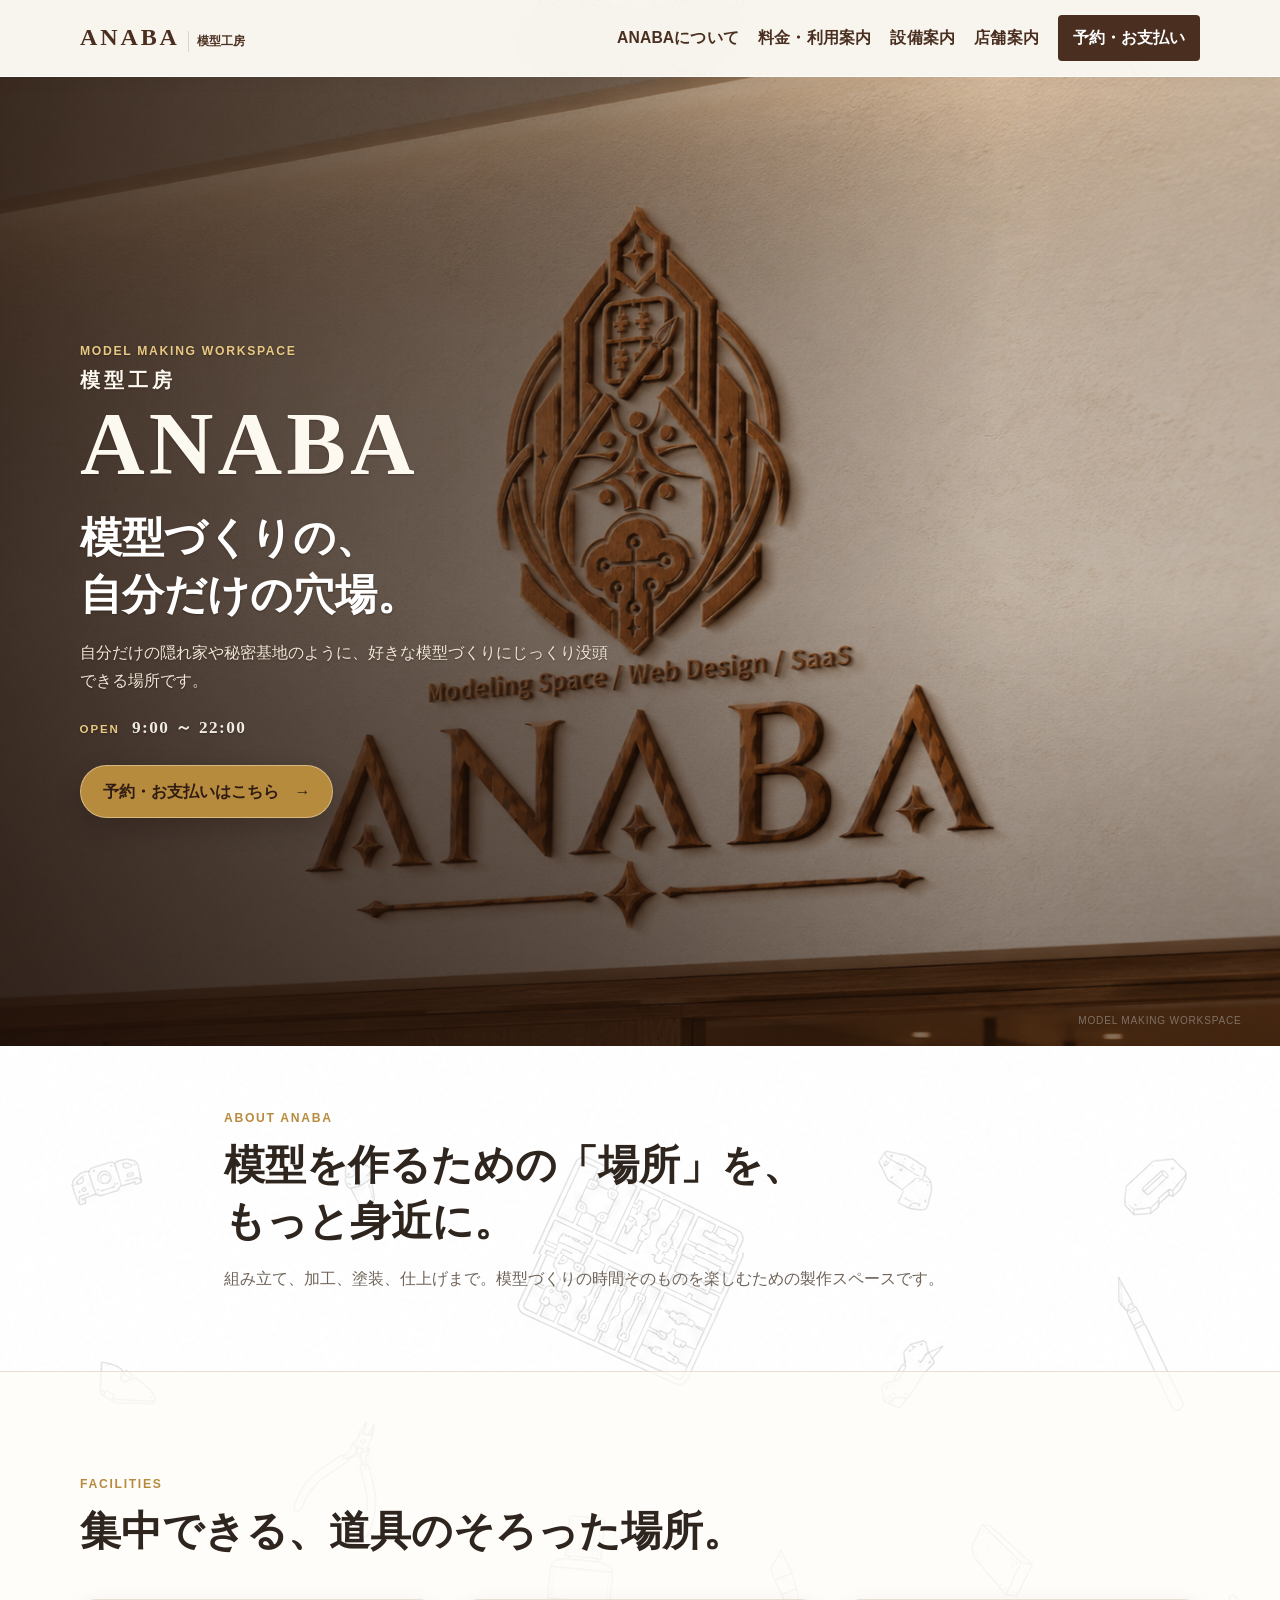
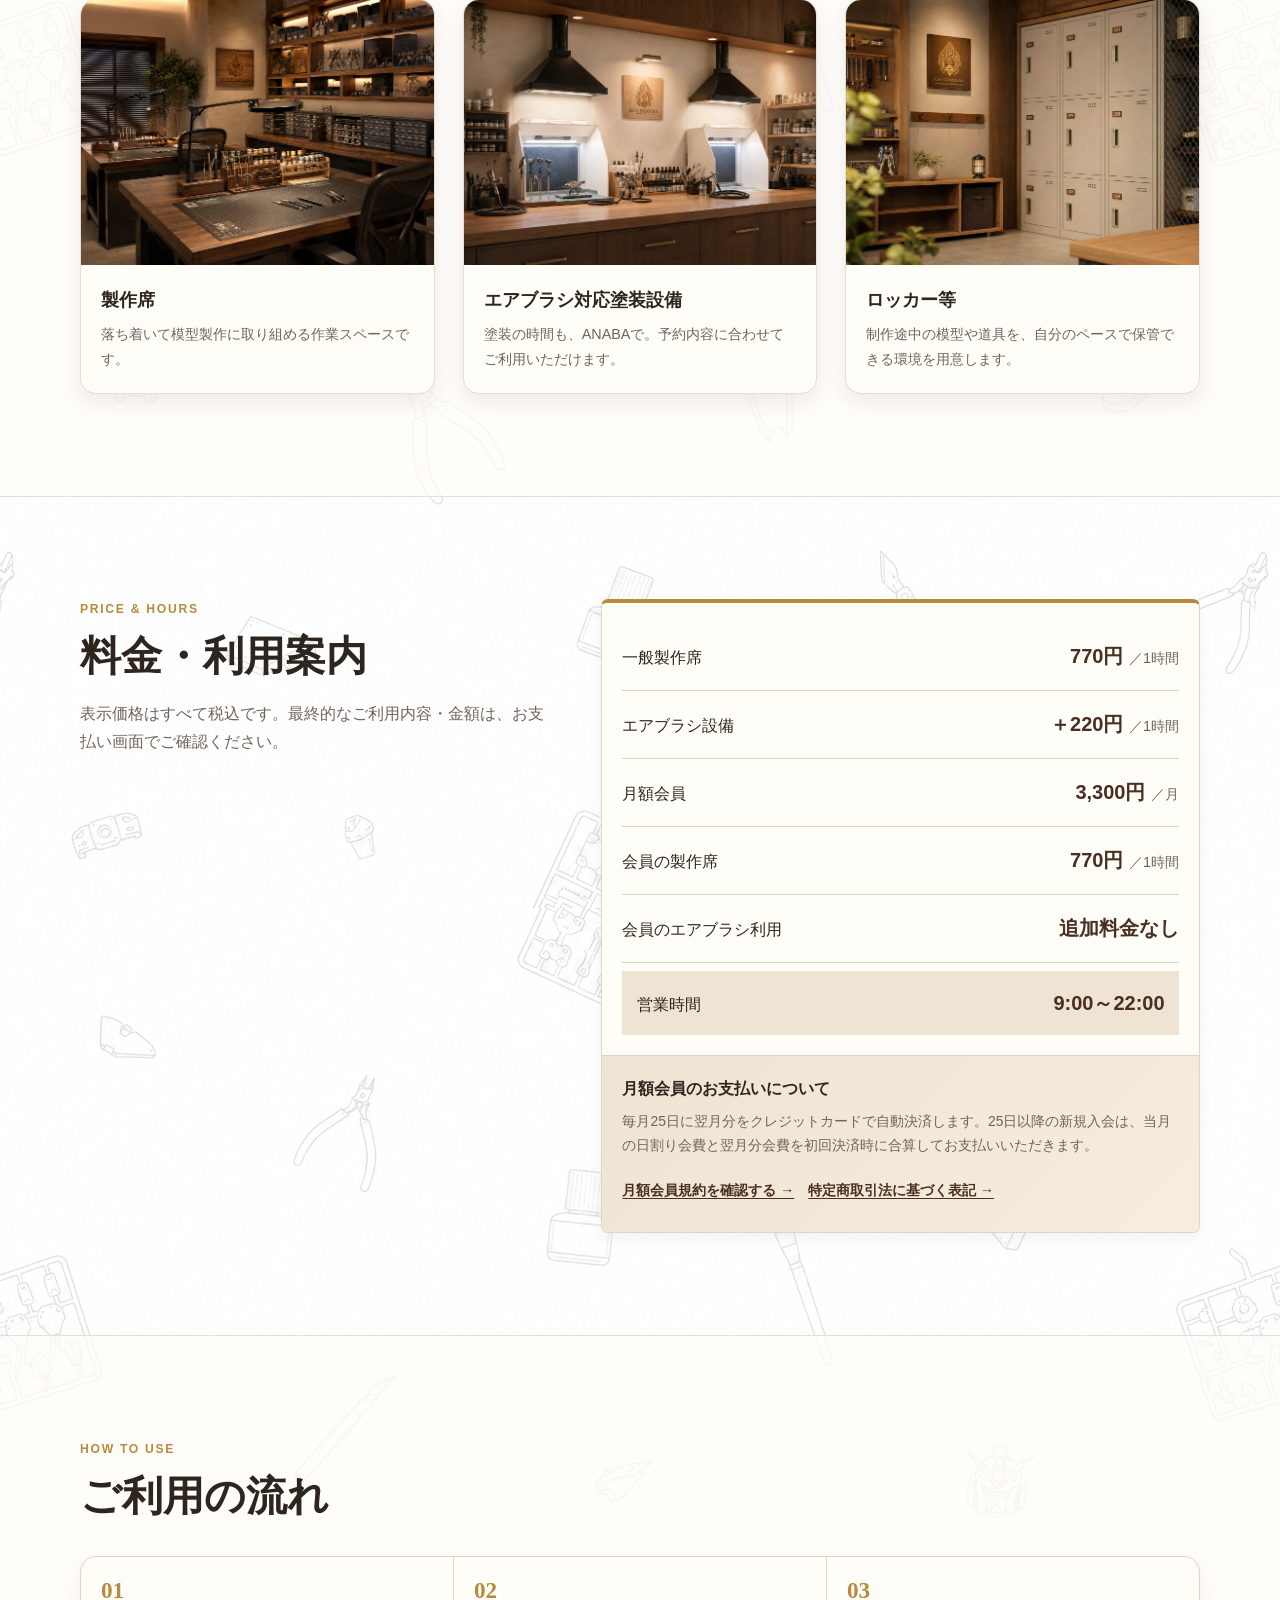
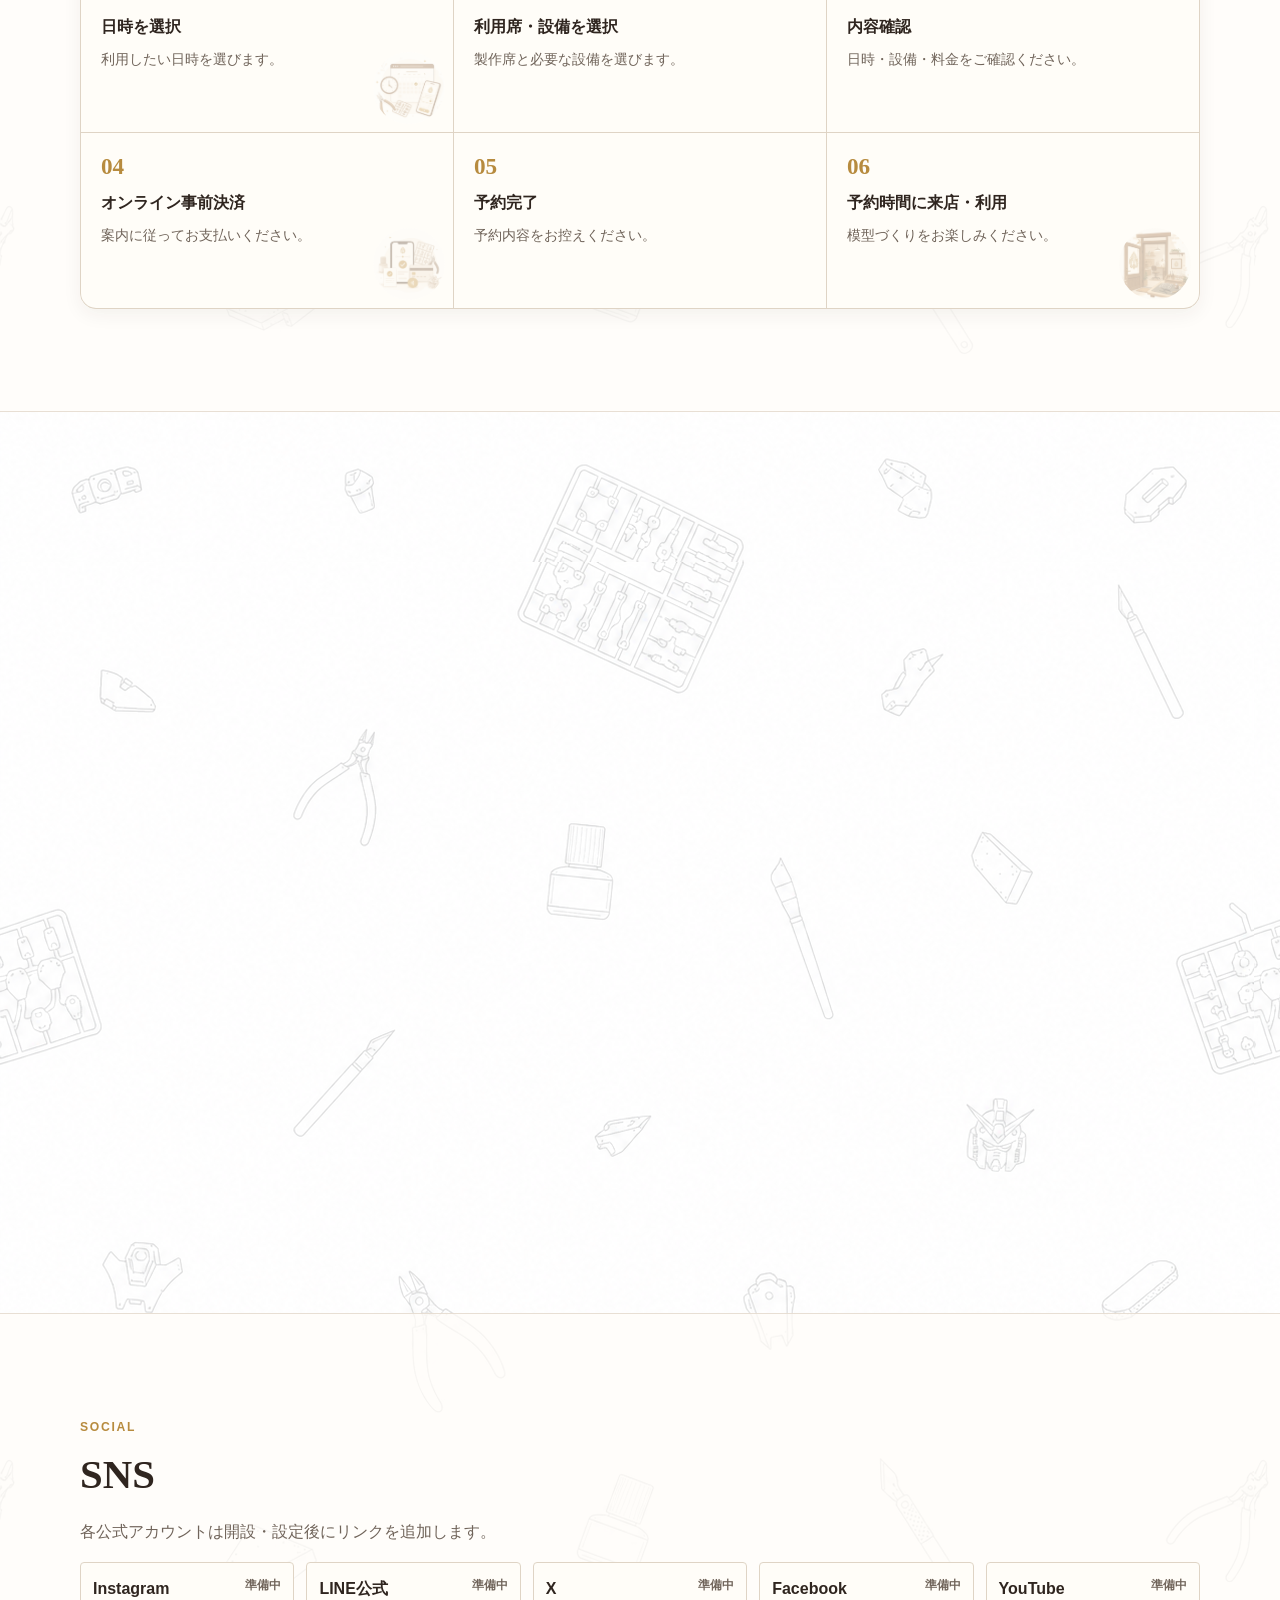
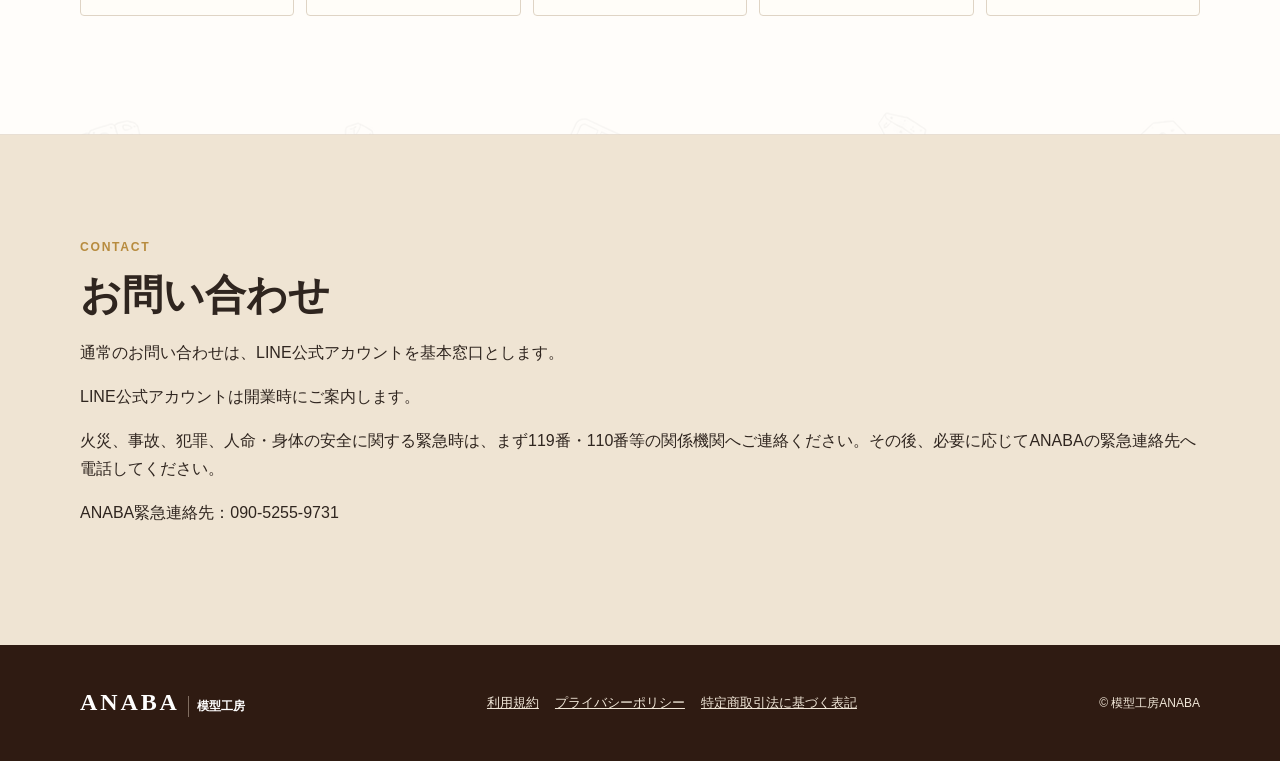
<file: index.html>
<!doctype html>
<html lang="ja">
<head>
  <meta charset="utf-8">
  <meta name="viewport" content="width=device-width, initial-scale=1">
  <meta name="description" content="模型工房ANABAは、模型づくりに集中できる製作席とエアブラシ対応塗装設備を備えた模型製作スペースです。">
  <title>模型工房ANABA | 模型づくりの、自分だけの穴場。</title>
  <link rel="stylesheet" href="assets/css/site.css">
  <link rel="stylesheet" href="assets/css/ui-tuning.css">
</head>
<body>
  <a class="skip-link" href="#main">本文へ移動</a>
  <header class="site-header" data-header>
    <div class="container header-inner">
      <a class="brand" href="index.html" aria-label="模型工房ANABA ホーム"><span>ANABA</span><small>模型工房</small></a>
      <button class="menu-button" type="button" aria-expanded="false" aria-controls="site-nav" data-menu-button><span></span><span></span><span></span><b>メニュー</b></button>
      <nav id="site-nav" class="site-nav" aria-label="メインナビゲーション" data-menu>
        <a href="#about">ANABAについて</a><a href="#price">料金・利用案内</a><a href="#facilities">設備案内</a><a href="#access">店舗案内</a>
        <a class="nav-cta" href="#reservation">予約・お支払い</a>
      </nav>
    </div>
  </header>
  <main id="main">
    <section class="hero" aria-labelledby="hero-title">
      <figure class="hero-image"><img src="assets/images/hero-logo-wall.png" alt="木の壁に模型工房ANABAのロゴを掲げた店内"><figcaption>MODEL MAKING WORKSPACE</figcaption></figure>
      <div class="hero-shade" aria-hidden="true"></div>
      <div class="container hero-grid">
        <div class="hero-copy"><p class="eyebrow">MODEL MAKING WORKSPACE</p><h1 id="hero-title"><span>模型工房</span>ANABA</h1><p class="tagline">模型づくりの、<br>自分だけの穴場。</p><p class="hero-lead">自分だけの隠れ家や秘密基地のように、好きな模型づくりにじっくり没頭できる場所です。</p><p class="hero-hours"><span>OPEN</span><strong>9:00 ～ 22:00</strong></p><a class="button button-gold" href="#reservation">予約・お支払いはこちら <span aria-hidden="true">→</span></a></div>
      </div>
    </section>
    <section id="about" class="section intro-section" data-reveal>
      <div class="container section-heading"><p class="eyebrow">ABOUT ANABA</p><h2>模型を作るための「場所」を、<br>もっと身近に。</h2><p>組み立て、加工、塗装、仕上げまで。模型づくりの時間そのものを楽しむための製作スペースです。</p></div>
    </section>
    <section id="facilities" class="section section-surface" data-reveal>
      <div class="container"><div class="section-heading"><p class="eyebrow">FACILITIES</p><h2>集中できる、道具のそろった場所。</h2></div>
        <div class="feature-grid">
          <article class="feature-card"><img src="assets/images/feature-workspace.png" alt="模型製作スペースのイメージ"><div><h3>製作席</h3><p>落ち着いて模型製作に取り組める作業スペースです。</p></div></article>
          <article class="feature-card"><img src="assets/images/feature-paint-booth.png" alt="エアブラシ対応塗装設備のイメージ"><div><h3>エアブラシ対応塗装設備</h3><p>塗装の時間も、ANABAで。予約内容に合わせてご利用いただけます。</p></div></article>
          <article class="feature-card"><img src="assets/images/feature-locker.png" alt="ロッカーのイメージ"><div><h3>ロッカー等</h3><p>制作途中の模型や道具を、自分のペースで保管できる環境を用意します。</p></div></article>
        </div>
      </div>
    </section>
    <section id="price" class="section" data-reveal>
      <div class="container price-layout"><div class="section-heading"><p class="eyebrow">PRICE &amp; HOURS</p><h2>料金・利用案内</h2><p>表示価格はすべて税込です。最終的なご利用内容・金額は、お支払い画面でご確認ください。</p></div>
        <div class="price-content"><div class="price-panel"><div class="price-row"><span>一般製作席</span><strong>770円 <small>／1時間</small></strong></div><div class="price-row"><span>エアブラシ設備</span><strong>＋220円 <small>／1時間</small></strong></div><div class="price-row"><span>月額会員</span><strong>3,300円 <small>／月</small></strong></div><div class="price-row"><span>会員の製作席</span><strong>770円 <small>／1時間</small></strong></div><div class="price-row"><span>会員のエアブラシ利用</span><strong>追加料金なし</strong></div><div class="price-row hours"><span>営業時間</span><strong>9:00～22:00</strong></div></div>
          <div class="notice membership-notice"><h3>月額会員のお支払いについて</h3><p>毎月25日に翌月分をクレジットカードで自動決済します。25日以降の新規入会は、当月の日割り会費と翌月分会費を初回決済時に合算してお支払いいただきます。</p><p><a href="terms.html">月額会員規約を確認する →</a>　<a href="commerce.html">特定商取引法に基づく表記 →</a></p></div></div>
      </div>
    </section>
    <section class="section section-surface" data-reveal><div class="container"><div class="section-heading"><p class="eyebrow">HOW TO USE</p><h2>ご利用の流れ</h2></div>
      <ol class="flow-list"><li><img src="assets/images/flow-reservation.png" alt=""><div><b>01</b><h3>日時を選択</h3><p>利用したい日時を選びます。</p></div></li><li><div><b>02</b><h3>利用席・設備を選択</h3><p>製作席と必要な設備を選びます。</p></div></li><li><div><b>03</b><h3>内容確認</h3><p>日時・設備・料金をご確認ください。</p></div></li><li><img src="assets/images/flow-payment.png" alt=""><div><b>04</b><h3>オンライン事前決済</h3><p>案内に従ってお支払いください。</p></div></li><li><div><b>05</b><h3>予約完了</h3><p>予約内容をお控えください。</p></div></li><li><img src="assets/images/flow-use.png" alt=""><div><b>06</b><h3>予約時間に来店・利用</h3><p>模型づくりをお楽しみください。</p></div></li></ol>
    </div></section>
    <section id="reservation" class="reservation" data-reveal><div class="container reservation-inner"><div><p class="eyebrow">RESERVATION &amp; PAYMENT</p><h2>予約・お支払い</h2><p>オンラインで日時・席・設備を選択し、事前決済でご予約いただけます。</p></div><div><a class="button button-disabled" href="#reservation" aria-disabled="true" data-payment-link>予約・お支払いはこちら <span>準備中</span></a><p class="reservation-note">Stripe Payment Linkは設定後に有効化します。</p></div></div></section>
    <section id="access" class="section" data-reveal><div class="container access-grid"><div class="section-heading"><p class="eyebrow">SHOP INFORMATION</p><h2>店舗案内</h2><dl class="details"><dt>店舗名</dt><dd>模型工房ANABA（アナバ）</dd><dt>所在地</dt><dd>新潟市中央区天神尾1-20-6<br>芳眞ビル天神尾203号室</dd><dt>営業時間</dt><dd>9:00～22:00</dd></dl><div class="notice"><h3>駐車場について</h3><p>荷物の搬入・搬出時に限り、建物隣接スペースを短時間ご利用いただけます。施設利用中の長時間駐車はできません。お車でお越しの際は、近隣のコインパーキングをご利用ください。</p></div></div><div class="map-wrap"><iframe title="模型工房ANABAの所在地地図" src="https://www.google.com/maps?q=%E6%96%B0%E6%BD%9F%E5%B8%82%E4%B8%AD%E5%A4%AE%E5%8C%BA%E5%A4%A9%E7%A5%9E%E5%B0%BE1-20-6%20%E8%8A%B3%E7%9C%9E%E3%83%93%E3%83%AB%E5%A4%A9%E7%A5%9E%E5%B0%BE203%E5%8F%B7%E5%AE%A4&amp;output=embed" loading="lazy"></iframe><a href="https://www.google.com/maps/search/?api=1&amp;query=%E6%96%B0%E6%BD%9F%E5%B8%82%E4%B8%AD%E5%A4%AE%E5%8C%BA%E5%A4%A9%E7%A5%9E%E5%B0%BE1-20-6%20%E8%8A%B3%E7%9C%9E%E3%83%93%E3%83%AB%E5%A4%A9%E7%A5%9E%E5%B0%BE203%E5%8F%B7%E5%AE%A4" target="_blank" rel="noopener">Googleマップで見る →</a></div></div></section>
    <section class="section section-surface" data-reveal><div class="container"><div class="section-heading"><p class="eyebrow">SOCIAL</p><h2>SNS</h2><p>各公式アカウントは開設・設定後にリンクを追加します。</p></div><ul class="social-list"><li><span>Instagram</span><em>準備中</em></li><li><span>LINE公式</span><em>準備中</em></li><li><span>X</span><em>準備中</em></li><li><span>Facebook</span><em>準備中</em></li><li><span>YouTube</span><em>準備中</em></li></ul></div></section>
    <section id="contact" class="section contact" data-reveal><div class="container"><p class="eyebrow">CONTACT</p><h2>お問い合わせ</h2><p>通常のお問い合わせは、LINE公式アカウントを基本窓口とします。</p><p>LINE公式アカウントは開業時にご案内します。</p><p>火災、事故、犯罪、人命・身体の安全に関する緊急時は、まず119番・110番等の関係機関へご連絡ください。その後、必要に応じてANABAの緊急連絡先へ電話してください。</p><p>ANABA緊急連絡先：090-5255-9731</p></div></section>
  </main>
  <footer class="site-footer"><div class="container footer-inner"><a class="brand brand-footer" href="index.html"><span>ANABA</span><small>模型工房</small></a><nav aria-label="フッター"><a href="terms.html">利用規約</a><a href="privacy.html">プライバシーポリシー</a><a href="commerce.html">特定商取引法に基づく表記</a></nav><small>© 模型工房ANABA</small></div></footer>
  <script src="assets/js/site.js"></script>
</body>
</html>
</file>
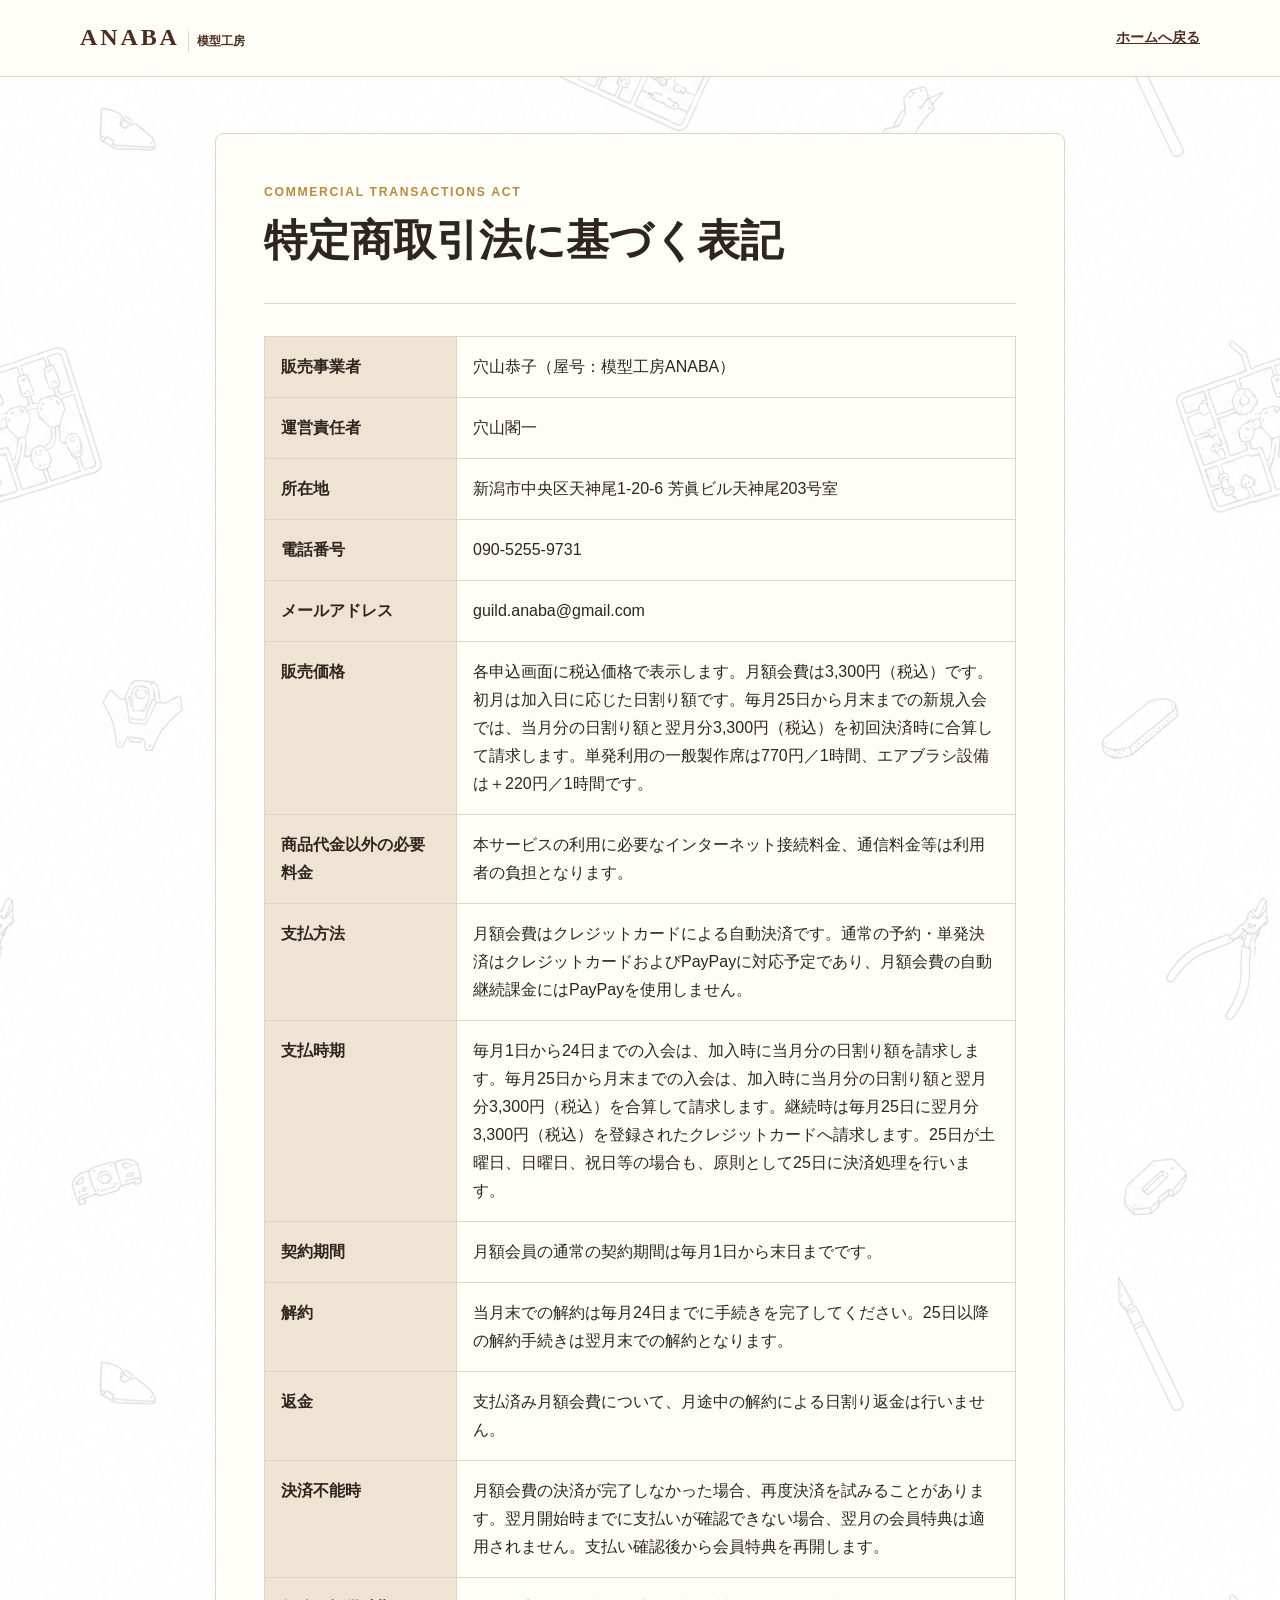
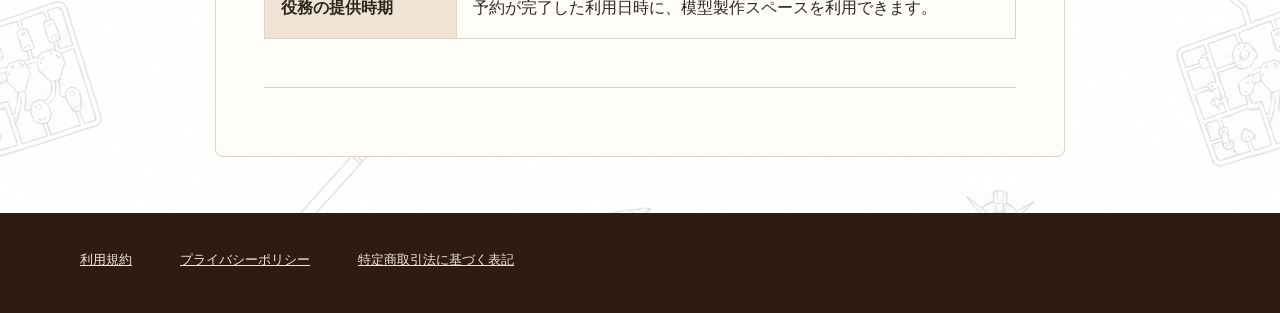
<file: commerce.html>
<!doctype html><html lang="ja"><head><meta charset="utf-8"><meta name="viewport" content="width=device-width,initial-scale=1"><title>特定商取引法に基づく表記 | 模型工房ANABA</title><link rel="stylesheet" href="assets/css/site.css"><link rel="stylesheet" href="assets/css/legal.css"></head><body><header class="site-header"><div class="container header-inner"><a class="brand" href="index.html"><span>ANABA</span><small>模型工房</small></a><a class="back-link" href="index.html">ホームへ戻る</a></div></header>
<main class="legal-main"><article class="legal container"><header class="legal-header"><p class="eyebrow">COMMERCIAL TRANSACTIONS ACT</p>
<h1>特定商取引法に基づく表記</h1>
</header><dl class="commerce-table"><dt>販売事業者</dt><dd>穴山恭子（屋号：模型工房ANABA）</dd>
<dt>運営責任者</dt><dd>穴山閣一</dd>
<dt>所在地</dt><dd>新潟市中央区天神尾1-20-6 芳眞ビル天神尾203号室</dd>
<dt>電話番号</dt><dd>090-5255-9731</dd>
<dt>メールアドレス</dt><dd>guild.anaba@gmail.com</dd>
<dt>販売価格</dt>
<dd>各申込画面に税込価格で表示します。月額会費は3,300円（税込）です。初月は加入日に応じた日割り額です。毎月25日から月末までの新規入会では、当月分の日割り額と翌月分3,300円（税込）を初回決済時に合算して請求します。単発利用の一般製作席は770円／1時間、エアブラシ設備は＋220円／1時間です。</dd>
<dt>商品代金以外の必要料金</dt><dd>本サービスの利用に必要なインターネット接続料金、通信料金等は利用者の負担となります。</dd>
<dt>支払方法</dt>
<dd>月額会費はクレジットカードによる自動決済です。通常の予約・単発決済はクレジットカードおよびPayPayに対応予定であり、月額会費の自動継続課金にはPayPayを使用しません。</dd>
<dt>支払時期</dt>
<dd>毎月1日から24日までの入会は、加入時に当月分の日割り額を請求します。毎月25日から月末までの入会は、加入時に当月分の日割り額と翌月分3,300円（税込）を合算して請求します。継続時は毎月25日に翌月分3,300円（税込）を登録されたクレジットカードへ請求します。25日が土曜日、日曜日、祝日等の場合も、原則として25日に決済処理を行います。</dd>
<dt>契約期間</dt>
<dd>月額会員の通常の契約期間は毎月1日から末日までです。</dd>
<dt>解約</dt>
<dd>当月末での解約は毎月24日までに手続きを完了してください。25日以降の解約手続きは翌月末での解約となります。</dd>
<dt>返金</dt>
<dd>支払済み月額会費について、月途中の解約による日割り返金は行いません。</dd>
<dt>決済不能時</dt>
<dd>月額会費の決済が完了しなかった場合、再度決済を試みることがあります。翌月開始時までに支払いが確認できない場合、翌月の会員特典は適用されません。支払い確認後から会員特典を再開します。</dd>
<dt>役務の提供時期</dt>
<dd>予約が完了した利用日時に、模型製作スペースを利用できます。</dd></dl><footer class="legal-footer">
</footer></article></main><footer class="site-footer"><div class="container"><nav><a href="terms.html">利用規約</a>　<a href="privacy.html">プライバシーポリシー</a>　<a href="commerce.html">特定商取引法に基づく表記</a></nav></div></footer>
</body></html>
</file>
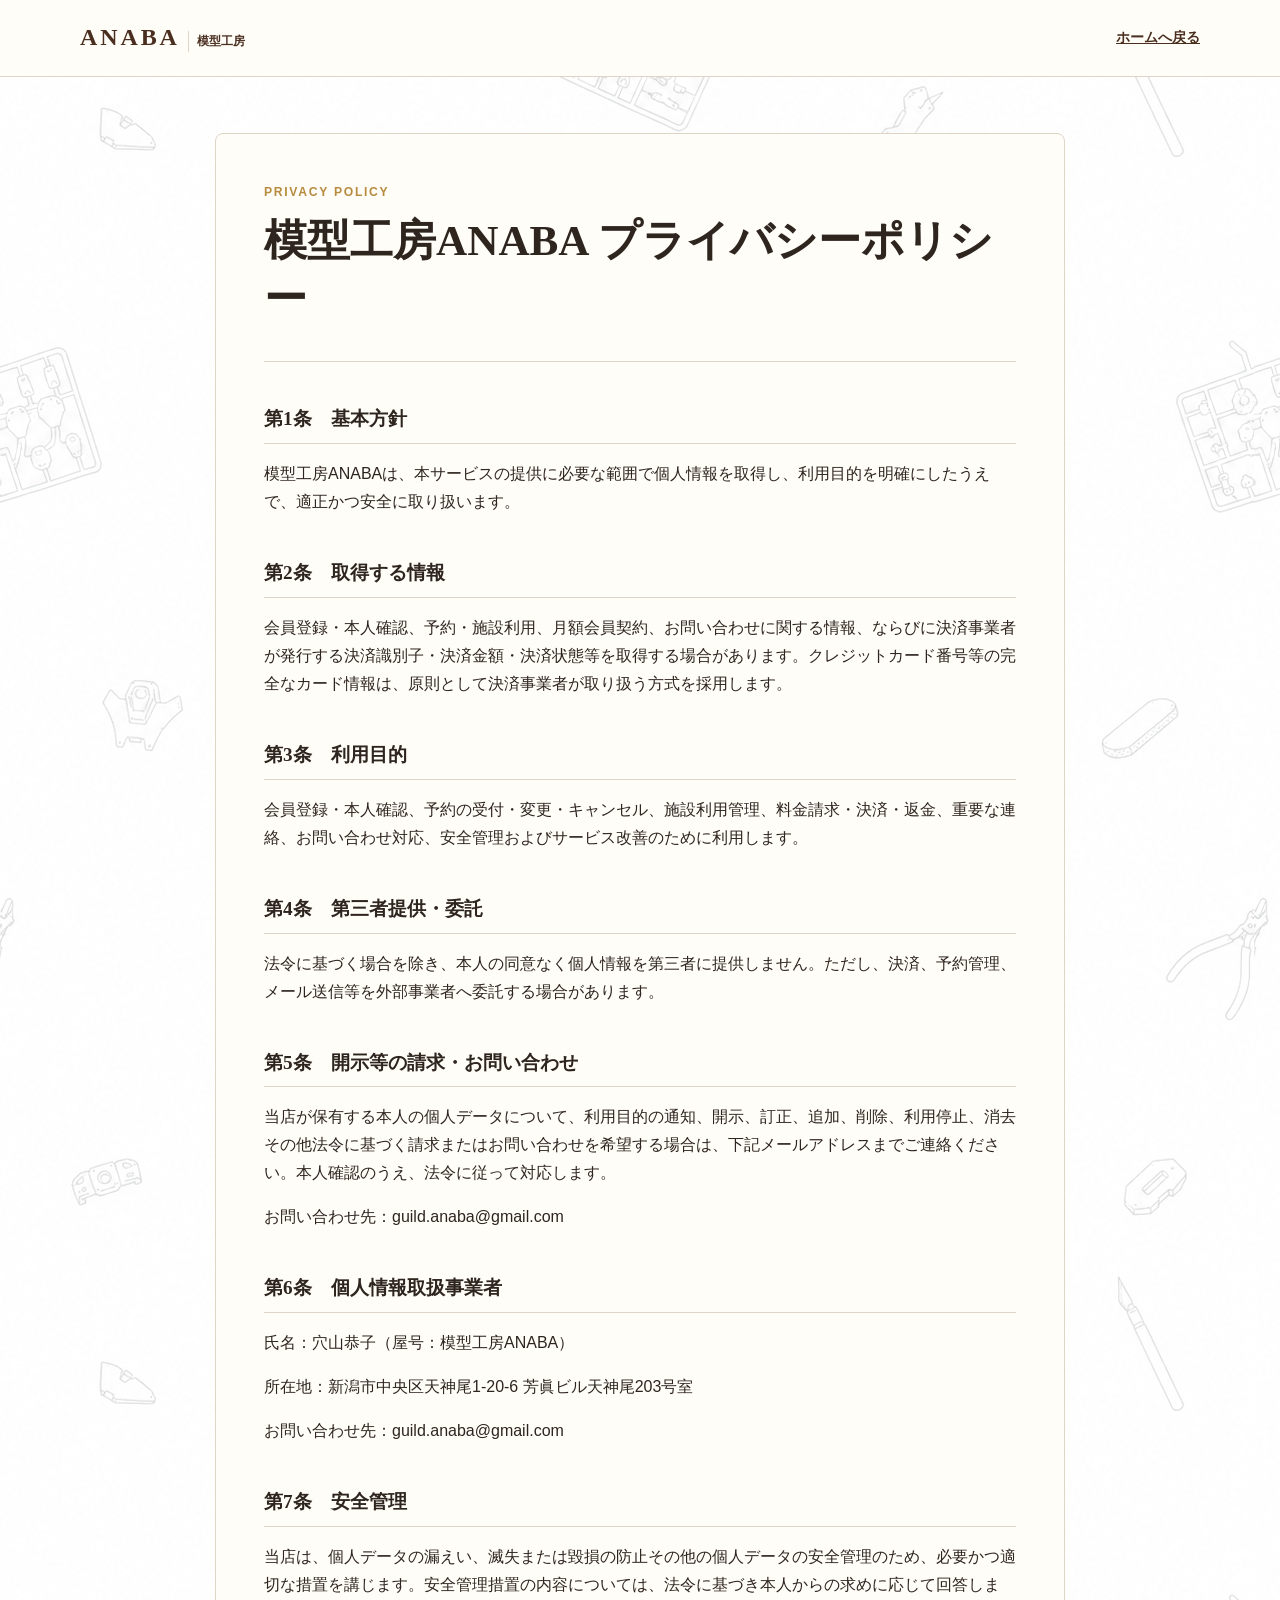
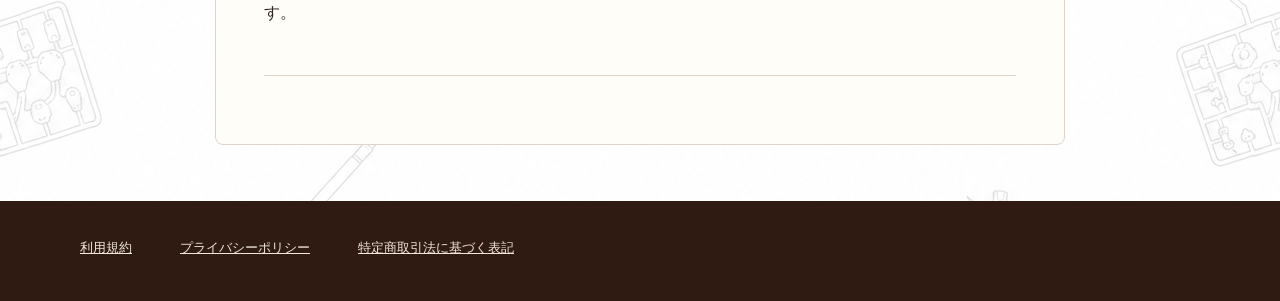
<file: privacy.html>
<!doctype html><html lang="ja"><head><meta charset="utf-8"><meta name="viewport" content="width=device-width,initial-scale=1"><title>プライバシーポリシー | 模型工房ANABA</title><link rel="stylesheet" href="assets/css/site.css"><link rel="stylesheet" href="assets/css/legal.css"></head><body><header class="site-header"><div class="container header-inner"><a class="brand" href="index.html"><span>ANABA</span><small>模型工房</small></a><a class="back-link" href="index.html">ホームへ戻る</a></div></header><main class="legal-main"><article class="legal container"><header class="legal-header"><p class="eyebrow">PRIVACY POLICY</p><h1>模型工房ANABA プライバシーポリシー</h1></header><section><h2>第1条　基本方針</h2><p>模型工房ANABAは、本サービスの提供に必要な範囲で個人情報を取得し、利用目的を明確にしたうえで、適正かつ安全に取り扱います。</p></section><section><h2>第2条　取得する情報</h2><p>会員登録・本人確認、予約・施設利用、月額会員契約、お問い合わせに関する情報、ならびに決済事業者が発行する決済識別子・決済金額・決済状態等を取得する場合があります。クレジットカード番号等の完全なカード情報は、原則として決済事業者が取り扱う方式を採用します。</p></section><section><h2>第3条　利用目的</h2><p>会員登録・本人確認、予約の受付・変更・キャンセル、施設利用管理、料金請求・決済・返金、重要な連絡、お問い合わせ対応、安全管理およびサービス改善のために利用します。</p></section><section><h2>第4条　第三者提供・委託</h2><p>法令に基づく場合を除き、本人の同意なく個人情報を第三者に提供しません。ただし、決済、予約管理、メール送信等を外部事業者へ委託する場合があります。</p></section><section><h2>第5条　開示等の請求・お問い合わせ</h2>
<p>当店が保有する本人の個人データについて、利用目的の通知、開示、訂正、追加、削除、利用停止、消去その他法令に基づく請求またはお問い合わせを希望する場合は、下記メールアドレスまでご連絡ください。本人確認のうえ、法令に従って対応します。</p>
<p>お問い合わせ先：guild.anaba@gmail.com</p>
</section>
<section><h2>第6条　個人情報取扱事業者</h2>
<p>氏名：穴山恭子（屋号：模型工房ANABA）</p>
<p>所在地：新潟市中央区天神尾1-20-6 芳眞ビル天神尾203号室</p>
<p>お問い合わせ先：guild.anaba@gmail.com</p>
</section>
<section><h2>第7条　安全管理</h2>
<p>当店は、個人データの漏えい、滅失または毀損の防止その他の個人データの安全管理のため、必要かつ適切な措置を講じます。安全管理措置の内容については、法令に基づき本人からの求めに応じて回答します。</p>
</section><footer class="legal-footer"></footer></article></main><footer class="site-footer"><div class="container"><nav><a href="terms.html">利用規約</a>　<a href="privacy.html">プライバシーポリシー</a>　<a href="commerce.html">特定商取引法に基づく表記</a></nav></div></footer></body></html>
</file>
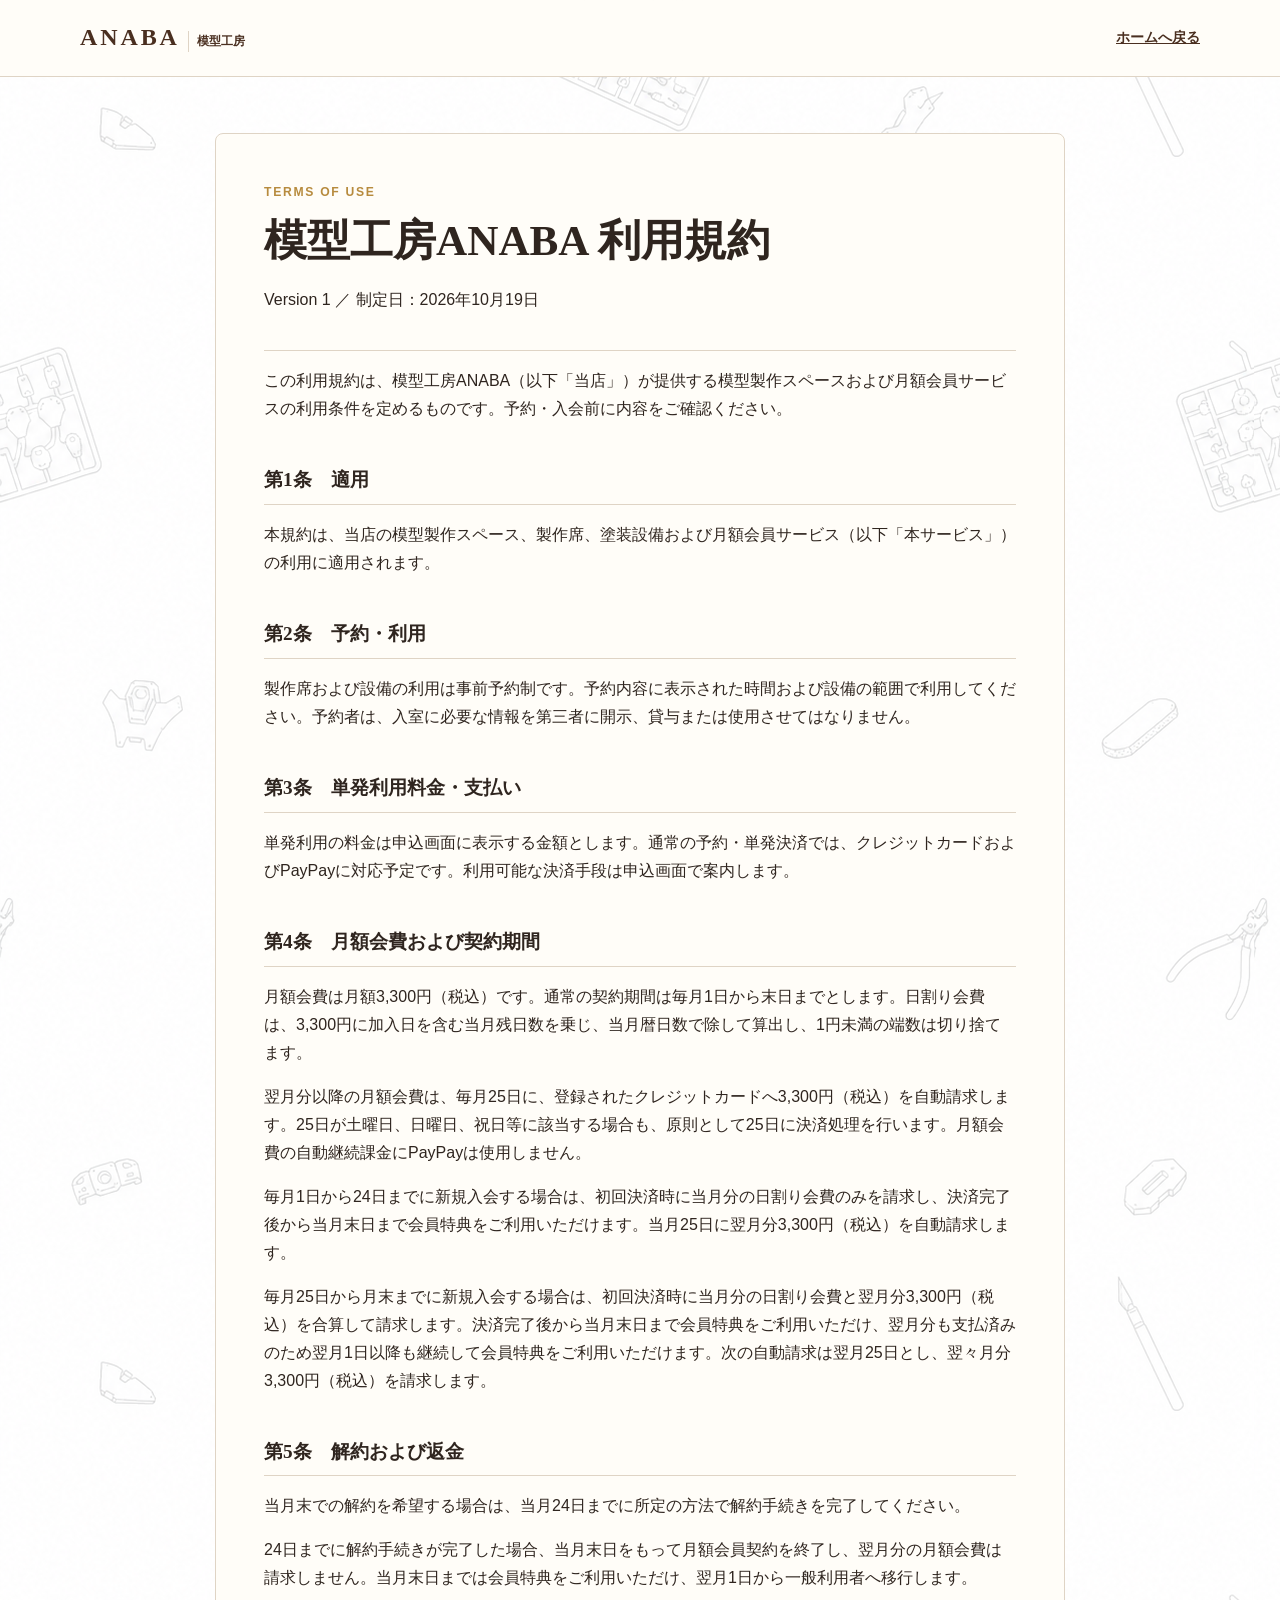
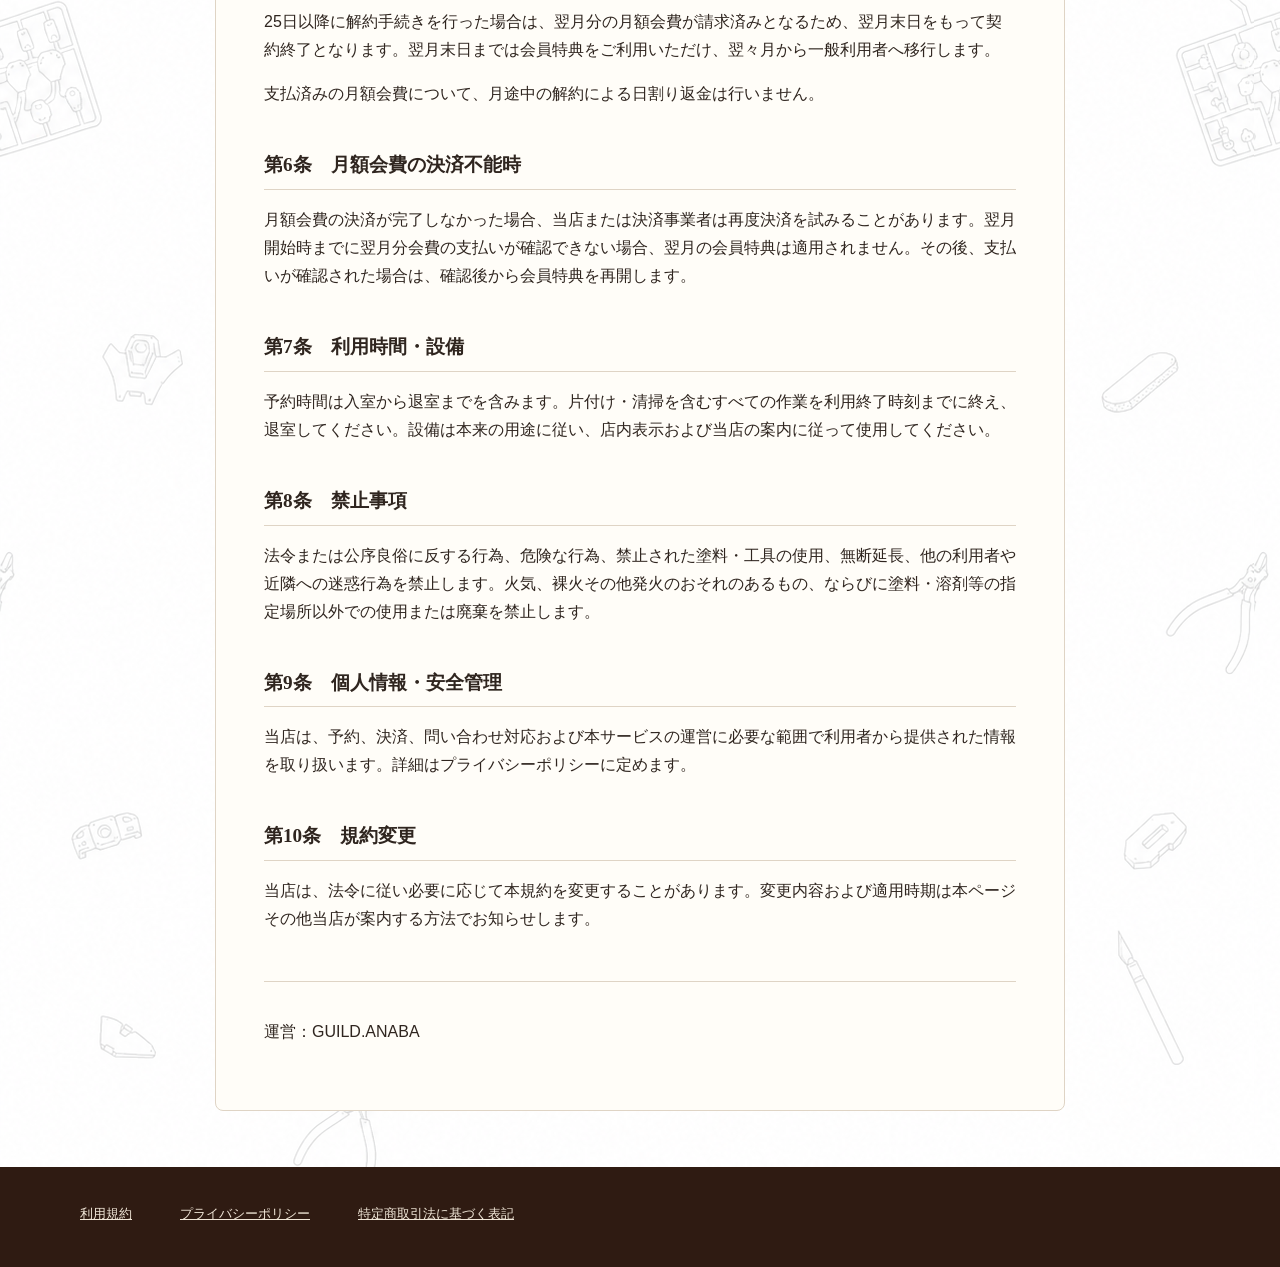
<file: terms.html>
<!doctype html><html lang="ja"><head><meta charset="utf-8"><meta name="viewport" content="width=device-width,initial-scale=1"><title>利用規約 | 模型工房ANABA</title><link rel="stylesheet" href="assets/css/site.css"><link rel="stylesheet" href="assets/css/legal.css"></head><body><header class="site-header"><div class="container header-inner"><a class="brand" href="index.html"><span>ANABA</span><small>模型工房</small></a><a class="back-link" href="index.html">ホームへ戻る</a></div></header>
<main class="legal-main"><article class="legal container"><header class="legal-header"><p class="eyebrow">TERMS OF USE</p>
<h1>模型工房ANABA 利用規約</h1>
<p>Version 1 ／ 制定日：2026年10月19日</p>
</header><p>この利用規約は、模型工房ANABA（以下「当店」）が提供する模型製作スペースおよび月額会員サービスの利用条件を定めるものです。予約・入会前に内容をご確認ください。</p>
<section><h2>第1条　適用</h2><p>本規約は、当店の模型製作スペース、製作席、塗装設備および月額会員サービス（以下「本サービス」）の利用に適用されます。</p>
</section><section><h2>第2条　予約・利用</h2><p>製作席および設備の利用は事前予約制です。予約内容に表示された時間および設備の範囲で利用してください。予約者は、入室に必要な情報を第三者に開示、貸与または使用させてはなりません。</p>
</section><section><h2>第3条　単発利用料金・支払い</h2><p>単発利用の料金は申込画面に表示する金額とします。通常の予約・単発決済では、クレジットカードおよびPayPayに対応予定です。利用可能な決済手段は申込画面で案内します。</p>
 </section><section><h2>第4条　月額会費および契約期間</h2><p>月額会費は月額3,300円（税込）です。通常の契約期間は毎月1日から末日までとします。日割り会費は、3,300円に加入日を含む当月残日数を乗じ、当月暦日数で除して算出し、1円未満の端数は切り捨てます。</p>
<p>翌月分以降の月額会費は、毎月25日に、登録されたクレジットカードへ3,300円（税込）を自動請求します。25日が土曜日、日曜日、祝日等に該当する場合も、原則として25日に決済処理を行います。月額会費の自動継続課金にPayPayは使用しません。</p>
<p>毎月1日から24日までに新規入会する場合は、初回決済時に当月分の日割り会費のみを請求し、決済完了後から当月末日まで会員特典をご利用いただけます。当月25日に翌月分3,300円（税込）を自動請求します。</p>
<p>毎月25日から月末までに新規入会する場合は、初回決済時に当月分の日割り会費と翌月分3,300円（税込）を合算して請求します。決済完了後から当月末日まで会員特典をご利用いただけ、翌月分も支払済みのため翌月1日以降も継続して会員特典をご利用いただけます。次の自動請求は翌月25日とし、翌々月分3,300円（税込）を請求します。</p>
</section><section><h2>第5条　解約および返金</h2><p>当月末での解約を希望する場合は、当月24日までに所定の方法で解約手続きを完了してください。</p>
<p>24日までに解約手続きが完了した場合、当月末日をもって月額会員契約を終了し、翌月分の月額会費は請求しません。当月末日までは会員特典をご利用いただけ、翌月1日から一般利用者へ移行します。</p>
<p>25日以降に解約手続きを行った場合は、翌月分の月額会費が請求済みとなるため、翌月末日をもって契約終了となります。翌月末日までは会員特典をご利用いただけ、翌々月から一般利用者へ移行します。</p>
<p>支払済みの月額会費について、月途中の解約による日割り返金は行いません。</p>
</section><section><h2>第6条　月額会費の決済不能時</h2><p>月額会費の決済が完了しなかった場合、当店または決済事業者は再度決済を試みることがあります。翌月開始時までに翌月分会費の支払いが確認できない場合、翌月の会員特典は適用されません。その後、支払いが確認された場合は、確認後から会員特典を再開します。</p>
</section><section><h2>第7条　利用時間・設備</h2><p>予約時間は入室から退室までを含みます。片付け・清掃を含むすべての作業を利用終了時刻までに終え、退室してください。設備は本来の用途に従い、店内表示および当店の案内に従って使用してください。</p>
</section><section><h2>第8条　禁止事項</h2><p>法令または公序良俗に反する行為、危険な行為、禁止された塗料・工具の使用、無断延長、他の利用者や近隣への迷惑行為を禁止します。火気、裸火その他発火のおそれのあるもの、ならびに塗料・溶剤等の指定場所以外での使用または廃棄を禁止します。</p>
</section><section><h2>第9条　個人情報・安全管理</h2><p>当店は、予約、決済、問い合わせ対応および本サービスの運営に必要な範囲で利用者から提供された情報を取り扱います。詳細はプライバシーポリシーに定めます。</p>
</section><section><h2>第10条　規約変更</h2><p>当店は、法令に従い必要に応じて本規約を変更することがあります。変更内容および適用時期は本ページその他当店が案内する方法でお知らせします。</p>
</section><footer class="legal-footer"><p>運営：GUILD.ANABA</p>

</footer></article></main><footer class="site-footer"><div class="container"><nav><a href="terms.html">利用規約</a>　<a href="privacy.html">プライバシーポリシー</a>　<a href="commerce.html">特定商取引法に基づく表記</a></nav></div></footer>
</body></html>
</file>
<file: assets/css/site.css>
:root{--brown:#4a2f20;--deep:#2f1b12;--sand:#f7f3ea;--paper:#fffdf8;--tan:#efe4d3;--gold:#b78b3e;--text:#2f251f;--muted:#70645a;--line:#dfd4c5;--max:1120px}*{box-sizing:border-box}html{scroll-behavior:smooth}body{margin:0;background:var(--sand) url('../images/background-model-pattern.png') repeat;color:var(--text);font-family:-apple-system,BlinkMacSystemFont,"Segoe UI","Noto Sans JP",sans-serif;line-height:1.75}.container{width:min(calc(100% - 2rem),var(--max));margin:auto}.skip-link{position:absolute;left:-9999px}.skip-link:focus{left:1rem;top:1rem;z-index:99;padding:.6rem 1rem;background:#fff;color:var(--deep)}a{color:var(--brown)}a:focus-visible,button:focus-visible{outline:3px solid var(--gold);outline-offset:3px}.site-header{position:sticky;top:0;z-index:10;background:rgba(255,253,248,.96);border-bottom:1px solid var(--line);backdrop-filter:blur(8px)}.header-inner{min-height:76px;display:flex;align-items:center;justify-content:space-between;gap:1rem}.brand{display:inline-flex;align-items:baseline;gap:.5rem;color:var(--brown);text-decoration:none}.brand span{font:700 1.5rem Georgia,serif;letter-spacing:.12em}.brand small{padding-left:.5rem;border-left:1px solid var(--line);font-size:.75rem;font-weight:700}.site-nav{display:flex;align-items:center;gap:1.35rem}.site-nav a{font-size:.9rem;font-weight:700;text-decoration:none}.nav-cta{padding:.55rem .9rem;background:var(--brown);color:#fff!important;border-radius:4px}.menu-button{display:none}.hero{padding:3.5rem 0;background:linear-gradient(135deg,var(--brown),var(--deep));color:#fff}.hero-grid{display:grid;grid-template-columns:1fr .9fr;gap:3.5rem;align-items:center}.eyebrow{margin:0 0 .55rem;color:var(--gold);font-size:.76rem;font-weight:800;letter-spacing:.14em}.hero h1,.hero h2,h1,h2{font-family:Georgia,"Times New Roman",serif}.hero h1{margin:.2rem 0;font-size:clamp(2.8rem,6vw,5rem);line-height:1}.hero h1 span{display:block;font-size:.28em;letter-spacing:.16em}.tagline{margin:1.5rem 0;font-family:Georgia,serif;font-size:clamp(1.75rem,3.5vw,2.65rem);font-weight:700;line-height:1.35}.hero-lead{max-width:38rem;color:#f1e7d8}.hero-image{position:relative;margin:0;overflow:hidden;border:1px solid rgba(255,255,255,.3);border-radius:8px;aspect-ratio:4/3}.hero-image img{width:100%;height:100%;object-fit:cover}.hero-image figcaption{position:absolute;right:.6rem;bottom:.5rem;padding:.1rem .4rem;background:rgba(47,27,18,.8);font-size:.63rem;letter-spacing:.08em}.button{display:inline-flex;align-items:center;justify-content:center;gap:1rem;min-height:48px;padding:.7rem 1.15rem;border-radius:4px;font-weight:800;text-decoration:none}.button-gold{background:var(--gold);color:var(--deep)}.section{padding:5rem 0}.section-surface{background:rgba(255,253,248,.91);border-block:1px solid var(--line)}.section-heading{max-width:45rem}.section-heading h2,.reservation h2,.contact h2{margin:.2rem 0 1rem;font-size:clamp(1.7rem,4vw,2.55rem);line-height:1.35}.section-heading>p:last-child{color:var(--muted)}.feature-grid{display:grid;grid-template-columns:repeat(3,1fr);gap:1.25rem;margin-top:2rem}.feature-card{overflow:hidden;background:var(--paper);border:1px solid var(--line);border-radius:7px}.feature-card img{display:block;width:100%;aspect-ratio:4/3;object-fit:cover}.feature-card div{padding:1.25rem}.feature-card h3{margin:0 0 .4rem;font-size:1.1rem}.feature-card p{margin:0;color:var(--muted);font-size:.9rem}.price-layout{display:grid;grid-template-columns:.9fr 1.1fr;gap:3rem;align-items:start}.price-panel{background:var(--paper);border:1px solid var(--line);border-top:4px solid var(--gold);border-radius:7px;padding:1.25rem}.price-row{display:flex;justify-content:space-between;gap:1rem;align-items:baseline;padding:1rem 0;border-bottom:1px solid var(--line)}.price-row:last-child{border:0}.price-row strong{color:var(--brown);font-size:1.25rem;text-align:right}.price-row small{color:var(--muted);font-size:.72em;font-weight:400}.hours{margin-top:.5rem;padding:.9rem;background:var(--tan);border:0}.flow-list{display:grid;grid-template-columns:repeat(3,1fr);gap:1px;margin:2rem 0 0;padding:0;overflow:hidden;background:var(--line);list-style:none;border:1px solid var(--line);border-radius:7px}.flow-list li{position:relative;min-height:185px;padding:1.25rem;background:var(--paper)}.flow-list img{position:absolute;right:.5rem;bottom:.5rem;width:72px;height:72px;object-fit:cover;border-radius:50%;opacity:.35}.flow-list b{color:var(--gold);font:700 1.45rem Georgia,serif}.flow-list h3{margin:.4rem 0;font-size:1rem}.flow-list p{position:relative;margin:0;color:var(--muted);font-size:.85rem}.reservation{padding:4.5rem 0;background:linear-gradient(135deg,var(--brown),var(--deep));color:#fff}.reservation-inner{display:flex;gap:2rem;align-items:center;justify-content:space-between}.reservation p:not(.eyebrow):not(.reservation-note){color:#f1e7d8}.button-disabled{cursor:not-allowed;background:#8d7d70;color:#f7f3ea}.button-disabled span{font-size:.74rem}.reservation-note{margin:.6rem 0 0;color:#f1e7d8;font-size:.8rem;text-align:center}.access-grid{display:grid;grid-template-columns:.9fr 1.1fr;gap:3rem}.details{display:grid;grid-template-columns:5.5rem 1fr;gap:.7rem;margin:1.5rem 0}.details dt{color:var(--muted);font-size:.85rem;font-weight:700}.details dd{margin:0}.notice{padding:1rem;background:var(--tan);border-radius:5px}.notice h3{margin:0 0 .4rem;font-size:1rem}.notice p{margin:0;color:var(--muted);font-size:.87rem}.map-wrap iframe{display:block;width:100%;min-height:360px;border:0;border-radius:6px}.map-wrap>a{display:inline-block;margin-top:.5rem;font-size:.9rem;font-weight:700}.social-list{display:grid;grid-template-columns:repeat(5,1fr);gap:.75rem;padding:0;list-style:none}.social-list li{display:flex;justify-content:space-between;gap:.3rem;padding:.75rem;background:var(--paper);border:1px solid var(--line);border-radius:4px;font-weight:700}.social-list em{color:var(--muted);font-size:.74rem;font-style:normal}.contact{background:var(--tan)}.confirm-label{display:inline-block;margin:1rem 0 0;padding:.25rem .55rem;background:#fff5dc;color:#6e4c14;font-size:.83rem;font-weight:700}.site-footer{padding:2.25rem 0;background:var(--deep);color:#f1e7d8}.footer-inner{display:flex;flex-wrap:wrap;gap:1.5rem;align-items:center;justify-content:space-between}.brand-footer{color:#fff}.brand-footer small{border-color:#806d60}.site-footer nav{display:flex;flex-wrap:wrap;gap:1rem}.site-footer nav a{color:#f1e7d8;font-size:.82rem}.site-footer small{font-size:.75rem}@media(max-width:760px){.container{width:min(calc(100% - 1.5rem),var(--max))}.header-inner{min-height:62px}.menu-button{display:flex;align-items:center;gap:3px;min-height:44px;padding:.4rem;border:0;background:transparent;color:var(--brown);font:700 .65rem inherit;cursor:pointer}.menu-button span{display:block;width:18px;height:2px;background:currentColor}.menu-button b{margin-left:.25rem}.site-nav{display:none;position:absolute;top:62px;right:.75rem;left:.75rem;align-items:stretch;gap:0;padding:.5rem;background:var(--paper);border:1px solid var(--line);box-shadow:0 .5rem 1.5rem rgba(0,0,0,.12)}.site-nav.is-open{display:flex;flex-direction:column}.site-nav a{padding:.7rem}.nav-cta{text-align:center}.hero{padding:2rem 0}.hero-grid,.price-layout,.access-grid{grid-template-columns:1fr;gap:1.5rem}.hero-image{order:-1}.hero h1{font-size:3rem}.tagline{margin:1rem 0;font-size:1.75rem}.section{padding:3.25rem 0}.feature-grid{grid-template-columns:1fr}.feature-card{display:grid;grid-template-columns:42% 1fr}.feature-card img{height:100%;aspect-ratio:auto}.price-row{align-items:flex-start}.price-row span{max-width:48%}.price-row strong{font-size:1.1rem}.flow-list{grid-template-columns:1fr 1fr}.flow-list li{min-height:150px;padding:1rem}.reservation{padding:3rem 0}.reservation-inner{display:block}.reservation-inner .button{width:100%;margin-top:1rem}.map-wrap iframe{min-height:280px}.social-list{grid-template-columns:1fr 1fr}.footer-inner{display:block}.footer-inner>*+*{margin-top:1rem}}
</file>
<file: assets/css/ui-tuning.css>
/* ANABA-WEB-005: existing ANABA visual system を保った公開前の可読性調整 */
html,
body {
  overflow-x: clip;
}

/* 写真・生成り・木の質感を共通言語にしたブランドレイヤー。 */
.site-header {
  background: rgba(255, 253, 248, 0.94);
  border-bottom-color: rgba(255, 255, 255, 0.62);
  box-shadow: 0 0.2rem 1rem rgba(47, 27, 18, 0.06);
}

@supports ((-webkit-backdrop-filter: blur(1px)) or (backdrop-filter: blur(1px))) {
  .site-header {
    background: rgba(247, 243, 234, 0.78);
    -webkit-backdrop-filter: blur(16px) saturate(112%);
    backdrop-filter: blur(16px) saturate(112%);
  }
}

.hero {
  position: relative;
  display: grid;
  min-height: clamp(36rem, 78svh, 51rem);
  padding: 0;
  isolation: isolate;
  overflow: hidden;
  background: var(--deep);
}

.hero-image,
.hero-shade,
.hero-grid {
  grid-area: 1 / 1;
}

.hero-image {
  position: relative;
  z-index: -2;
  width: 100%;
  height: 100%;
  margin: 0;
  border: 0;
  border-radius: 0;
  aspect-ratio: auto;
  overflow: hidden;
}

.hero-image img {
  width: 100%;
  height: 100%;
  object-fit: cover;
  object-position: center 46%;
  animation: hero-breathe 16s ease-in-out 1s alternate both;
}

.hero-image figcaption {
  right: clamp(1rem, 3vw, 2.5rem);
  bottom: 1rem;
  padding: 0;
  color: rgba(255, 252, 244, 0.72);
  background: transparent;
}

.hero-shade {
  z-index: -1;
  background:
    linear-gradient(90deg, rgba(31, 17, 10, 0.82) 0%, rgba(31, 17, 10, 0.5) 45%, rgba(31, 17, 10, 0.08) 78%),
    linear-gradient(0deg, rgba(31, 17, 10, 0.46), transparent 46%);
}

.hero-grid {
  display: flex;
  align-items: center;
  width: min(calc(100% - 2rem), var(--max));
  padding-block: clamp(5.5rem, 13vh, 8.5rem) clamp(4rem, 9vh, 6rem);
}

.hero-copy {
  width: min(39rem, 64%);
  padding: clamp(1.2rem, 3vw, 2rem) 0;
  text-shadow: 0 1px 2px rgba(30, 15, 8, 0.35);
}

.hero-copy .eyebrow {
  color: #e7c983;
}

.hero h1 {
  color: rgba(255, 252, 244, 0.99);
  font-size: clamp(3.2rem, 7vw, 6.2rem);
  letter-spacing: 0.045em;
}

.hero h1 span {
  margin-bottom: 0.45rem;
  font-family: -apple-system, BlinkMacSystemFont, "Segoe UI", "Noto Sans JP", sans-serif;
  font-size: 0.22em;
  letter-spacing: 0.2em;
}

.tagline {
  margin-block: 1.35rem 1rem;
}

.hero-lead {
  max-width: 33rem;
  margin-bottom: 1.1rem;
}

.hero-hours {
  display: flex;
  align-items: baseline;
  gap: 0.75rem;
  margin: 0 0 1.35rem;
  color: rgba(255, 252, 244, 0.92);
}

.hero-hours span {
  color: #e7c983;
  font-size: 0.72rem;
  font-weight: 800;
  letter-spacing: 0.16em;
}

.hero-hours strong {
  font-family: Georgia, "Times New Roman", serif;
  font-size: 1.08rem;
  letter-spacing: 0.08em;
}

.hero .button-gold {
  min-height: 3.35rem;
  padding-inline: 1.35rem;
  border: 1px solid rgba(255, 246, 220, 0.42);
  border-radius: 999px;
  box-shadow: 0 0.6rem 1.5rem rgba(20, 10, 5, 0.24);
  text-shadow: none;
  transition: transform 180ms ease, box-shadow 180ms ease, background-color 180ms ease;
}

.hero .button-gold:hover {
  background: #c79a47;
  box-shadow: 0 0.8rem 1.8rem rgba(20, 10, 5, 0.3);
  transform: translateY(-2px);
}

.hero-copy > * {
  animation: hero-copy-in 680ms cubic-bezier(0.22, 1, 0.36, 1) both;
}

.hero-copy > :nth-child(2) { animation-delay: 80ms; }
.hero-copy > :nth-child(3) { animation-delay: 150ms; }
.hero-copy > :nth-child(4) { animation-delay: 210ms; }
.hero-copy > :nth-child(5) { animation-delay: 270ms; }
.hero-copy > :nth-child(6) { animation-delay: 340ms; }

.section {
  padding-block: clamp(4.5rem, 8vw, 7rem);
}

.section-surface {
  background: rgba(255, 253, 248, 0.72);
  border-block-color: rgba(223, 212, 197, 0.72);
}

.intro-section {
  position: relative;
  padding-block: clamp(4.5rem, 8vw, 6.5rem);
}

.intro-section .section-heading {
  max-width: 52rem;
}

.feature-grid {
  gap: clamp(1rem, 2.5vw, 1.75rem);
  margin-top: 2.5rem;
}

.feature-card {
  border-color: rgba(223, 212, 197, 0.72);
  border-radius: 1rem;
  box-shadow: 0 0.45rem 1.4rem rgba(47, 27, 18, 0.09);
  transition: transform 260ms cubic-bezier(0.22, 1, 0.36, 1), box-shadow 260ms ease;
}

.feature-card img {
  transition: transform 600ms cubic-bezier(0.22, 1, 0.36, 1);
}

@media (hover: hover) and (pointer: fine) {
  .feature-card:hover {
    box-shadow: 0 0.8rem 2rem rgba(47, 27, 18, 0.14);
    transform: translateY(-0.3rem);
  }

  .feature-card:hover img {
    transform: scale(1.025);
  }
}

.price-content {
  border-radius: 1rem;
  box-shadow: 0 0.55rem 1.7rem rgba(47, 27, 18, 0.08);
}

.flow-list {
  border-radius: 1rem;
  box-shadow: 0 0.35rem 1.2rem rgba(47, 27, 18, 0.06);
}

.reservation {
  position: relative;
  background:
    linear-gradient(110deg, rgba(74, 47, 32, 0.97), rgba(47, 27, 18, 0.95)),
    url("../images/anaba-workbench-pattern.svg");
  box-shadow: inset 0 1px rgba(255, 255, 255, 0.08), inset 0 -1px rgba(0, 0, 0, 0.12);
}

.map-wrap iframe {
  border-radius: 1rem;
  box-shadow: 0 0.45rem 1.4rem rgba(47, 27, 18, 0.1);
}

.reveal-ready {
  opacity: 0;
  transform: translate3d(0, 1rem, 0);
}

.reveal-ready.is-revealed {
  opacity: 1;
  transform: translate3d(0, 0, 0);
  transition: opacity 620ms ease-out, transform 620ms cubic-bezier(0.22, 1, 0.36, 1);
}

@keyframes hero-breathe {
  from { transform: scale(1); }
  to { transform: scale(1.035); }
}

@keyframes hero-copy-in {
  from { opacity: 0; transform: translate3d(0, 0.75rem, 0); }
  to { opacity: 1; transform: translate3d(0, 0, 0); }
}

.site-nav {
  gap: 1.2rem;
}

.site-nav a {
  font-size: 0.98rem;
  letter-spacing: 0.01em;
}

.intro-section {
  padding-block: 3.9rem;
}

.price-layout {
  grid-template-columns: minmax(0, 0.88fr) minmax(0, 1.12fr);
  gap: clamp(2rem, 4vw, 3.5rem);
}

.price-content {
  display: grid;
  gap: 0;
  overflow: hidden;
  background: var(--paper);
  border: 1px solid var(--line);
  border-top: 4px solid var(--gold);
  border-radius: 7px;
  box-shadow: 0 0.35rem 1rem rgba(47, 27, 18, 0.05);
}

.price-content .price-panel {
  border: 0;
  border-radius: 0;
}

.membership-notice {
  margin: 0;
  padding: 1.15rem 1.25rem 1.25rem;
  background: linear-gradient(135deg, var(--tan), #f7eddc);
  border-top: 1px solid var(--line);
  border-radius: 0;
}

.membership-notice p + p {
  margin-top: 0.65rem;
}

.membership-notice a {
  display: inline-flex;
  min-height: 2.75rem;
  align-items: center;
  font-weight: 700;
  text-underline-offset: 0.18em;
}

.flow-list li {
  min-height: 175px;
}

.reservation-inner {
  gap: clamp(2rem, 5vw, 4rem);
}

.reservation .button {
  min-height: 3.35rem;
  padding-inline: 1.4rem;
}

.site-footer nav a {
  display: inline-flex;
  min-height: 2.75rem;
  align-items: center;
}

/* Sticky headerでアンカー先の見出しが隠れないようにする。 */
[id] {
  scroll-margin-top: 5.75rem;
}

/* PCナビが窮屈になるタブレット横幅では、既存のメニュー操作を利用する。 */
@media (min-width: 761px) and (max-width: 920px) {
  .menu-button {
    display: flex;
    min-height: 2.75rem;
    align-items: center;
    gap: 3px;
    padding: 0.4rem;
    color: var(--brown);
    background: transparent;
    border: 0;
    cursor: pointer;
  }

  .menu-button span {
    display: block;
    width: 18px;
    height: 2px;
    background: currentColor;
  }

  .menu-button b {
    margin-left: 0.25rem;
    font: 700 0.65rem inherit;
  }

  .site-nav {
    display: none;
    position: absolute;
    top: 76px;
    right: 1rem;
    left: 1rem;
    align-items: stretch;
    gap: 0;
    padding: 0.5rem;
    background: var(--paper);
    border: 1px solid var(--line);
    box-shadow: 0 0.5rem 1.5rem rgba(0, 0, 0, 0.12);
  }

  .site-nav.is-open {
    display: flex;
    flex-direction: column;
  }

  .site-nav a {
    display: flex;
    min-height: 2.75rem;
    align-items: center;
    padding: 0.7rem;
  }
}

@media (max-width: 760px) {
  .site-header {
    background: rgba(255, 253, 248, 0.96);
  }

  @supports ((-webkit-backdrop-filter: blur(1px)) or (backdrop-filter: blur(1px))) {
    .site-header {
      background: rgba(247, 243, 234, 0.82);
    }
  }

  .site-nav {
    background: rgba(255, 253, 248, 0.98);
    border-radius: 0.75rem;
  }

  .hero {
    min-height: clamp(34rem, 82svh, 43rem);
  }

  .hero-grid {
    align-items: end;
    width: min(calc(100% - 1.5rem), var(--max));
    padding-block: 5.5rem 3rem;
  }

  .hero-copy {
    width: 100%;
    padding: 1.1rem;
    background: rgba(35, 20, 12, 0.38);
    border: 1px solid rgba(255, 252, 244, 0.18);
    border-radius: 1rem;
  }

  @supports ((-webkit-backdrop-filter: blur(1px)) or (backdrop-filter: blur(1px))) {
    .hero-copy {
      -webkit-backdrop-filter: blur(5px);
      backdrop-filter: blur(5px);
    }
  }

  .hero-shade {
    background:
      linear-gradient(0deg, rgba(30, 16, 9, 0.88) 0%, rgba(30, 16, 9, 0.42) 60%, rgba(30, 16, 9, 0.12) 100%);
  }

  .hero-image img {
    object-position: 55% center;
  }

  .hero-image figcaption {
    display: none;
  }

  .hero h1 {
    font-size: clamp(3rem, 15vw, 4.4rem);
  }

  .tagline {
    font-size: clamp(1.55rem, 7.2vw, 2rem);
  }

  .hero-lead {
    font-size: 0.9rem;
    line-height: 1.65;
  }

  .hero .button-gold {
    width: 100%;
  }

  .site-nav a {
    display: flex;
    min-height: 2.75rem;
    align-items: center;
    font-size: 0.96rem;
  }

  .intro-section {
    padding-block: 3.5rem;
  }

  .price-layout {
    gap: 1.25rem;
  }

  .price-content {
    width: 100%;
  }

  .price-row {
    gap: 0.65rem;
  }

  .price-row strong {
    white-space: nowrap;
  }

  .membership-notice {
    padding: 1rem;
  }

  .membership-notice a {
    min-height: 2.6rem;
  }

  .feature-card {
    border-radius: 0.8rem;
    box-shadow: 0 0.3rem 1rem rgba(47, 27, 18, 0.08);
  }
}

@media (max-width: 480px) {
  .flow-list {
    grid-template-columns: 1fr;
  }

  .flow-list li {
    min-height: 132px;
  }

  .site-footer nav {
    gap: 0.25rem 1rem;
  }
}

@media (prefers-reduced-motion: reduce) {
  html {
    scroll-behavior: auto;
  }

  .hero-image img,
  .hero-copy > *,
  .feature-card,
  .feature-card img,
  .reveal-ready,
  .reveal-ready.is-revealed {
    animation: none;
    opacity: 1;
    transform: none;
    transition: none;
  }
}
</file>
<file: assets/css/legal.css>
.back-link{font-size:.85rem;font-weight:700}.legal-main{padding:3.5rem 0}.legal{max-width:850px;padding:clamp(1.25rem,5vw,3rem);background:var(--paper);border:1px solid var(--line);border-radius:8px}.legal h1{margin:.1rem 0 .8rem;font-family:Georgia,serif;font-size:clamp(1.75rem,4vw,2.7rem);line-height:1.35}.legal h2{margin:2.5rem 0 .75rem;padding-bottom:.45rem;border-bottom:1px solid var(--line);font-size:1.2rem}.legal p,.commerce-table dd{overflow-wrap:anywhere}.legal-header{padding-bottom:1.25rem;border-bottom:1px solid var(--line)}.legal-draft{display:inline-block;margin:.3rem 0;padding:.2rem .55rem;background:#fff5dc;color:#6e4c14;font-size:.85rem;font-weight:700}.legal-footer{margin-top:3rem;padding-top:1.25rem;border-top:1px solid var(--line)}.commerce-table{display:grid;grid-template-columns:12rem 1fr;margin:2rem 0;border-top:1px solid var(--line);border-left:1px solid var(--line)}.commerce-table dt,.commerce-table dd{margin:0;padding:1rem;border-right:1px solid var(--line);border-bottom:1px solid var(--line)}.commerce-table dt{background:var(--tan);font-weight:700}.not-found{min-height:100vh;display:grid;place-content:center;padding:2rem;background:var(--deep);color:#fff;text-align:center}.not-found p:not(.eyebrow){color:#f1e7d8}@media(max-width:760px){.legal-main{padding:1.5rem 0}.commerce-table{grid-template-columns:1fr}.commerce-table dt{border-bottom:0}}
</file>
